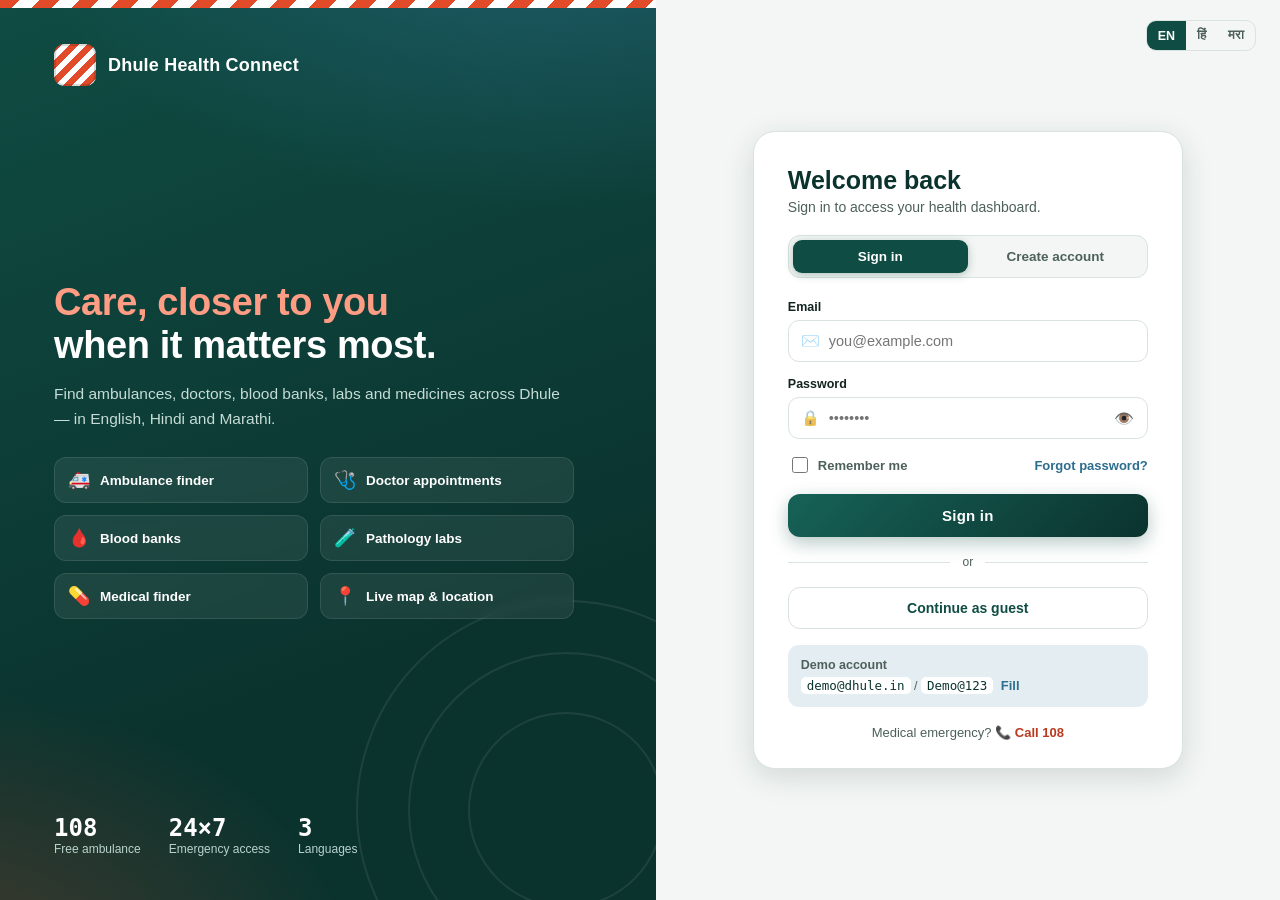
<file: login.html>
<!DOCTYPE html>
<html lang="en">
<head>
<meta charset="UTF-8">
<meta name="viewport" content="width=device-width, initial-scale=1.0">
<title>Sign in · Dhule Health Connect</title>
<link rel="stylesheet" href="css/style.css">
<link rel="stylesheet" href="css/login.css">
</head>
<body class="login-body">
<div class="auth-wrap">

  <!-- Hero -->
  <section class="hero">
    <div class="hero-brand"><div class="brand-mark"></div><b data-i="appName">Dhule Health Connect</b></div>
    <div class="hero-copy">
      <h2><span data-i="heroA">Care, closer to you</span><br><span style="color:#fff" data-i="heroB">when it matters most.</span></h2>
      <p data-i="heroP">Find ambulances, doctors, blood banks, labs and medicines across Dhule — in English, Hindi and Marathi.</p>
      <ul class="feature-list">
        <li><i>🚑</i><span data-i="f1">Ambulance finder</span></li>
        <li><i>🩺</i><span data-i="f2">Doctor appointments</span></li>
        <li><i>🩸</i><span data-i="f3">Blood banks</span></li>
        <li><i>🧪</i><span data-i="f4">Pathology labs</span></li>
        <li><i>💊</i><span data-i="f5">Medical finder</span></li>
        <li><i>📍</i><span data-i="f6">Live map &amp; location</span></li>
      </ul>
    </div>
    <div class="hero-stats">
      <div><strong>108</strong><span data-i="s1">Free ambulance</span></div>
      <div><strong>24×7</strong><span data-i="s2">Emergency access</span></div>
      <div><strong>3</strong><span data-i="s3">Languages</span></div>
    </div>
    <div class="pulse-ring"></div>
  </section>

  <!-- Form -->
  <section class="panel">
    <div class="panel-top">
      <div class="lang-switch" id="lang-switch">
        <button data-lang="en">EN</button><button data-lang="hi">हिं</button><button data-lang="mr">मरा</button>
      </div>
    </div>

    <div class="card">
      <h1 id="title" data-i="welcome">Welcome back</h1>
      <p class="sub" id="subtitle" data-i="welcomeSub">Sign in to access your health dashboard.</p>

      <div class="tabs" id="tabs">
        <button data-tab="login" class="active" data-i="tabLogin">Sign in</button>
        <button data-tab="register" data-i="tabRegister">Create account</button>
      </div>

      <div id="msg" class="notice hidden"></div>

      <!-- LOGIN -->
      <form id="form-login" novalidate>
        <div class="field">
          <label for="l-email" data-i="email">Email</label>
          <div class="input-box"><span class="ico">✉️</span><input id="l-email" type="email" autocomplete="username" placeholder="you@example.com"></div>
          <div class="err" data-err="l-email"></div>
        </div>
        <div class="field">
          <label for="l-pass" data-i="password">Password</label>
          <div class="input-box"><span class="ico">🔒</span><input id="l-pass" type="password" autocomplete="current-password" placeholder="••••••••">
            <button type="button" class="eye" data-eye="l-pass" aria-label="Show password">👁️</button></div>
          <div class="err" data-err="l-pass"></div>
        </div>
        <div class="row">
          <label><input type="checkbox" id="l-remember"> <span data-i="remember">Remember me</span></label>
          <button type="button" class="link" id="go-forgot" data-i="forgot">Forgot password?</button>
        </div>
        <button class="btn-primary" type="submit" id="btn-login" data-i="signIn">Sign in</button>
        <div class="divider" data-i="or">or</div>
        <button class="btn-ghost" type="button" id="btn-guest" data-i="guest">Continue as guest</button>
        <div class="demo-box">
          <b data-i="demoTitle">Demo account</b><br>
          <code>demo@dhule.in</code> / <code>Demo@123</code>
          <button type="button" class="link" id="fill-demo" data-i="fill">Fill</button>
        </div>
      </form>

      <!-- REGISTER -->
      <form id="form-register" class="hidden" novalidate>
        <div class="field">
          <label for="r-name" data-i="fullName">Full name</label>
          <div class="input-box"><span class="ico">👤</span><input id="r-name" type="text" autocomplete="name" placeholder="Your name"></div>
          <div class="err" data-err="r-name"></div>
        </div>
        <div class="field">
          <label for="r-email" data-i="email">Email</label>
          <div class="input-box"><span class="ico">✉️</span><input id="r-email" type="email" autocomplete="email" placeholder="you@example.com"></div>
          <div class="err" data-err="r-email"></div>
        </div>
        <div class="field">
          <label for="r-phone" data-i="phone">Mobile number</label>
          <div class="input-box"><span class="ico">📱</span><input id="r-phone" type="tel" inputmode="numeric" maxlength="10" autocomplete="tel" placeholder="10-digit number"></div>
          <div class="err" data-err="r-phone"></div>
        </div>
        <div class="field">
          <label for="r-pass" data-i="password">Password</label>
          <div class="input-box"><span class="ico">🔒</span><input id="r-pass" type="password" autocomplete="new-password" placeholder="Min 8 characters">
            <button type="button" class="eye" data-eye="r-pass" aria-label="Show password">👁️</button></div>
          <div class="strength"><i id="strength-bar"></i></div>
          <div class="strength-label" id="strength-label"></div>
          <div class="err" data-err="r-pass"></div>
        </div>
        <div class="field">
          <label for="r-pass2" data-i="confirm">Confirm password</label>
          <div class="input-box"><span class="ico">🔒</span><input id="r-pass2" type="password" autocomplete="new-password" placeholder="Repeat password"></div>
          <div class="err" data-err="r-pass2"></div>
        </div>
        <button class="btn-primary" type="submit" id="btn-register" data-i="createAcc">Create account</button>
      </form>

      <!-- FORGOT -->
      <form id="form-forgot" class="hidden" novalidate>
        <div class="field">
          <label for="f-email" data-i="email">Email</label>
          <div class="input-box"><span class="ico">✉️</span><input id="f-email" type="email" placeholder="you@example.com"></div>
          <div class="err" data-err="f-email"></div>
        </div>
        <div class="field">
          <label for="f-pass" data-i="newPass">New password</label>
          <div class="input-box"><span class="ico">🔒</span><input id="f-pass" type="password" placeholder="Min 8 characters">
            <button type="button" class="eye" data-eye="f-pass" aria-label="Show password">👁️</button></div>
          <div class="err" data-err="f-pass"></div>
        </div>
        <button class="btn-primary" type="submit" data-i="resetBtn">Reset password</button>
        <div style="text-align:center;margin-top:14px"><button type="button" class="link" id="back-login" data-i="back">← Back to sign in</button></div>
      </form>

      <div class="sos-mini"><span data-i="emerg">Medical emergency?</span> <a href="tel:108">📞 Call 108</a></div>
    </div>
  </section>
</div>
<script src="js/auth.js"></script>
<script src="js/login.js"></script>
</body>
</html>
</file>
<file: css/style.css>
/* ==========================================================================
   Dhule Health Connect — design tokens
   Palette: deep teal (trust/medical) + ambulance-stripe red-orange (emergency)
   Type: system UI stack for headers, tabular/mono for numbers & data
   ========================================================================== */
:root{
  --teal-900:#0b332e;
  --teal-800:#0f4c43;
  --teal-700:#166257;
  --teal-100:#e3efec;
  --mint-50:#f3f6f4;
  --ink:#132420;
  --ink-soft:#4d605b;
  --line:#d9e3df;
  --white:#ffffff;
  --alert:#e14b2a;
  --alert-dark:#b93a1f;
  --alert-100:#fdeae4;
  --gold:#c98a1f;
  --sky:#2c6e8e;
  --sky-100:#e4eef2;
  --good:#2f8f5b;
  --radius-s:8px;
  --radius-m:14px;
  --radius-l:22px;
  --shadow-1:0 1px 2px rgba(11,51,46,.06), 0 6px 18px rgba(11,51,46,.06);
  --shadow-2:0 8px 30px rgba(11,51,46,.14);
  --font-ui: -apple-system,BlinkMacSystemFont,"Segoe UI",Roboto,"Noto Sans","Noto Sans Devanagari",Arial,sans-serif;
  --font-mono: ui-monospace,"SFMono-Regular","Roboto Mono",Consolas,monospace;
}

*{box-sizing:border-box;}
html,body{height:100%;}
body{
  margin:0;
  font-family:var(--font-ui);
  background:var(--mint-50);
  color:var(--ink);
  -webkit-font-smoothing:antialiased;
}
button,input,select,textarea{font-family:inherit;}
a{color:inherit;}
::selection{background:var(--teal-100);}

/* ---------- App shell ---------- */
.app-shell{display:flex; min-height:100vh;}

/* Sidebar */
.sidebar{
  width:250px; flex-shrink:0; background:var(--teal-900);
  color:var(--white); display:flex; flex-direction:column;
  position:sticky; top:0; height:100vh; z-index:40;
}
.brand{
  padding:22px 20px 16px; display:flex; align-items:center; gap:10px;
  border-bottom:1px solid rgba(255,255,255,.1);
}
.brand-mark{
  width:36px;height:36px;border-radius:10px;
  background:repeating-linear-gradient(135deg, var(--alert) 0 6px, var(--white) 6px 12px);
  flex-shrink:0; box-shadow:inset 0 0 0 2px rgba(0,0,0,.15);
}
.brand-text .name{font-weight:800; font-size:15.5px; letter-spacing:.2px; line-height:1.2;}
.brand-text .tag{font-size:11px; color:#b9d3cd; margin-top:2px;}

.nav{padding:14px 10px; flex:1; overflow-y:auto;}
.nav-item{
  display:flex; align-items:center; gap:11px; width:100%;
  padding:10px 12px; border:0; background:transparent; color:#cfe4de;
  border-radius:10px; font-size:13.6px; font-weight:600; cursor:pointer;
  text-align:left; margin-bottom:2px; transition:background .12s ease, color .12s ease;
}
.nav-item .ic{width:18px;text-align:center;flex-shrink:0;font-size:15px;}
.nav-item:hover{background:rgba(255,255,255,.08); color:var(--white);}
.nav-item.active{background:var(--white); color:var(--teal-900);}

.sidebar-foot{padding:14px 16px 18px; border-top:1px solid rgba(255,255,255,.1);}
.sos-btn{
  display:flex; align-items:center; justify-content:center; gap:8px;
  width:100%; padding:11px; border-radius:12px; border:0;
  background:var(--alert); color:var(--white); font-weight:800; font-size:14px;
  cursor:pointer; letter-spacing:.3px;
}
.sos-btn:hover{background:var(--alert-dark);}
.sos-sub{font-size:10.5px; color:#b9d3cd; text-align:center; margin-top:7px;}

/* Main */
.main{flex:1; min-width:0; display:flex; flex-direction:column;}
.topbar{
  display:flex; align-items:center; justify-content:space-between; gap:16px;
  padding:14px 26px; background:var(--white); border-bottom:1px solid var(--line);
  position:sticky; top:0; z-index:30;
}
.topbar h1{font-size:19px; margin:0; font-weight:800; letter-spacing:-.2px;}
.topbar .sub{font-size:12.5px; color:var(--ink-soft); margin-top:1px;}
.top-actions{display:flex; align-items:center; gap:10px;}

.lang-switch{display:flex; background:var(--mint-50); border:1px solid var(--line); border-radius:10px; overflow:hidden;}
.lang-switch button{
  border:0; background:transparent; padding:7px 11px; font-size:12.5px; font-weight:700;
  color:var(--ink-soft); cursor:pointer;
}
.lang-switch button.active{background:var(--teal-800); color:var(--white);}

.loc-btn{
  display:flex; align-items:center; gap:6px; border:1px solid var(--line); background:var(--white);
  padding:8px 12px; border-radius:10px; font-size:12.5px; font-weight:700; color:var(--teal-800); cursor:pointer;
}
.loc-btn:hover{background:var(--teal-100);}
.loc-btn.on{background:var(--teal-800); color:var(--white); border-color:var(--teal-800);}

/* Emergency strip — ambulance-stripe motif, the signature element */
.emergency-strip{
  background:repeating-linear-gradient(135deg, var(--alert) 0 22px, var(--alert-dark) 22px 44px);
  color:var(--white); padding:9px 26px; display:flex; align-items:center; justify-content:center;
  gap:10px; font-weight:800; font-size:13px; letter-spacing:.2px;
}
.emergency-strip a{color:var(--white); text-decoration:underline; font-family:var(--font-mono);}

.view{padding:22px 26px 60px; max-width:1180px; width:100%; margin:0 auto;}
.view[hidden]{display:none;}

/* ---------- Reusable pieces ---------- */
.section-head{display:flex; align-items:baseline; justify-content:space-between; gap:10px; margin:26px 0 12px;}
.section-head h2{font-size:16.5px; margin:0; font-weight:800;}
.section-head .count{font-size:12px; color:var(--ink-soft); font-family:var(--font-mono);}

.grid{display:grid; gap:14px;}
.grid.cols-4{grid-template-columns:repeat(4,1fr);}
.grid.cols-3{grid-template-columns:repeat(3,1fr);}
.grid.cols-2{grid-template-columns:repeat(2,1fr);}
@media (max-width:980px){ .grid.cols-4{grid-template-columns:repeat(2,1fr);} .grid.cols-3{grid-template-columns:repeat(2,1fr);} }
@media (max-width:640px){ .grid.cols-4,.grid.cols-3,.grid.cols-2{grid-template-columns:1fr;} }

.stat-card{
  background:var(--white); border:1px solid var(--line); border-radius:var(--radius-m);
  padding:16px; box-shadow:var(--shadow-1); cursor:pointer; transition:transform .12s ease, box-shadow .12s ease;
}
.stat-card:hover{transform:translateY(-2px); box-shadow:var(--shadow-2);}
.stat-card .ic{
  width:38px;height:38px;border-radius:10px;display:flex;align-items:center;justify-content:center;
  font-size:18px; margin-bottom:10px;
}
.stat-card .num{font-family:var(--font-mono); font-size:24px; font-weight:800; line-height:1;}
.stat-card .lbl{font-size:12.5px; color:var(--ink-soft); margin-top:5px; font-weight:600;}
.stat-card.tone-alert .ic{background:var(--alert-100); color:var(--alert-dark);}
.stat-card.tone-teal .ic{background:var(--teal-100); color:var(--teal-800);}
.stat-card.tone-sky .ic{background:var(--sky-100); color:var(--sky);}
.stat-card.tone-gold .ic{background:#f7ecd6; color:var(--gold);}

.card{
  background:var(--white); border:1px solid var(--line); border-radius:var(--radius-m);
  padding:15px 16px; box-shadow:var(--shadow-1);
}
.list-card{display:flex; flex-direction:column; gap:10px;}
.item{
  border:1px solid var(--line); border-radius:var(--radius-m); padding:13px 15px;
  background:var(--white); display:flex; flex-direction:column; gap:6px;
}
.item .row-top{display:flex; align-items:flex-start; justify-content:space-between; gap:10px;}
.item .title{font-weight:800; font-size:14.5px;}
.item .badge{
  font-size:10.5px; font-weight:800; padding:3px 8px; border-radius:99px; white-space:nowrap;
  background:var(--teal-100); color:var(--teal-800); text-transform:uppercase; letter-spacing:.3px;
}
.item .badge.gov{background:var(--sky-100); color:var(--sky);}
.item .badge.priv{background:#f7ecd6; color:var(--gold);}
.item .badge.emergency{background:var(--alert-100); color:var(--alert-dark);}
.item .meta{font-size:12.5px; color:var(--ink-soft); line-height:1.5;}
.item .meta b{color:var(--ink); font-weight:700;}
.item .distance{font-family:var(--font-mono); font-size:11.5px; color:var(--sky); font-weight:700;}
.item .actions{display:flex; gap:8px; margin-top:4px; flex-wrap:wrap;}

.btn{
  display:inline-flex; align-items:center; gap:6px; border-radius:9px; border:1px solid var(--line);
  background:var(--white); padding:7px 12px; font-size:12.5px; font-weight:700; cursor:pointer; color:var(--ink);
  text-decoration:none;
}
.btn:hover{background:var(--mint-50);}
.btn.primary{background:var(--teal-800); color:var(--white); border-color:var(--teal-800);}
.btn.primary:hover{background:var(--teal-700);}
.btn.alert{background:var(--alert); color:var(--white); border-color:var(--alert);}
.btn.alert:hover{background:var(--alert-dark);}
.btn.ghost{background:transparent;}
.btn.block{width:100%; justify-content:center;}
.btn.small{padding:5px 9px; font-size:11.5px;}

.search-row{display:flex; gap:10px; flex-wrap:wrap; align-items:center; margin-bottom:4px;}
.search-input{
  flex:1; min-width:180px; padding:10px 13px; border-radius:10px; border:1px solid var(--line);
  font-size:13.5px; background:var(--white);
}
.search-input:focus{outline:2px solid var(--teal-700); outline-offset:1px;}
.chip-row{display:flex; gap:7px; flex-wrap:wrap;}
.chip{
  padding:6px 12px; border-radius:99px; border:1px solid var(--line); background:var(--white);
  font-size:12px; font-weight:700; cursor:pointer; color:var(--ink-soft);
}
.chip.active{background:var(--teal-800); color:var(--white); border-color:var(--teal-800);}

#map, .map-box{width:100%; height:340px; border-radius:var(--radius-m); border:1px solid var(--line); background:var(--teal-100);}
.leaflet-popup-content{font-family:var(--font-ui); font-size:12.5px;}

.two-col{display:grid; grid-template-columns:1.15fr .85fr; gap:18px; align-items:start;}
@media (max-width:900px){ .two-col{grid-template-columns:1fr;} }

.form-grid{display:grid; grid-template-columns:1fr 1fr; gap:12px;}
@media (max-width:560px){ .form-grid{grid-template-columns:1fr;} }
.field label{display:block; font-size:12px; font-weight:700; color:var(--ink-soft); margin-bottom:5px;}
.field input,.field select{
  width:100%; padding:9px 11px; border-radius:9px; border:1px solid var(--line); font-size:13.5px;
}
.field input:focus,.field select:focus{outline:2px solid var(--teal-700); outline-offset:1px;}

.condition-grid{display:grid; grid-template-columns:repeat(3,1fr); gap:10px;}
@media (max-width:900px){ .condition-grid{grid-template-columns:repeat(2,1fr);} }
@media (max-width:560px){ .condition-grid{grid-template-columns:1fr;} }
.condition-card{
  text-align:left; border:1px solid var(--line); background:var(--white); border-radius:var(--radius-m);
  padding:13px 14px; cursor:pointer;
}
.condition-card:hover{border-color:var(--teal-700);}
.condition-card .u{font-size:10px; font-weight:800; letter-spacing:.4px; text-transform:uppercase;}
.condition-card .u.emergency{color:var(--alert-dark);}
.condition-card .u.soon{color:var(--gold);}
.condition-card .u.routine{color:var(--good);}
.condition-card .n{font-weight:800; font-size:13.5px; margin:5px 0 4px;}
.condition-card .s{font-size:12px; color:var(--ink-soft);}

.callout{
  border-radius:var(--radius-m); padding:14px 16px; font-size:12.8px; line-height:1.55;
  background:var(--sky-100); color:#154a5f; border:1px solid #c7dee6;
}
.callout.alert{background:var(--alert-100); color:var(--alert-dark); border-color:#f3c6b7; font-weight:700;}

.helpline-list{display:flex; flex-direction:column; gap:8px;}
.helpline-row{
  display:flex; align-items:center; justify-content:space-between; gap:10px;
  padding:12px 15px; border:1px solid var(--line); border-radius:var(--radius-m); background:var(--white);
}
.helpline-row .s{font-weight:700; font-size:13.5px;}
.helpline-row a.num{font-family:var(--font-mono); font-weight:800; color:var(--alert-dark); font-size:14.5px; text-decoration:none;}

.empty{padding:28px; text-align:center; color:var(--ink-soft); font-size:13px;}

.modal-overlay{
  position:fixed; inset:0; background:rgba(11,51,46,.45); display:flex; align-items:center; justify-content:center;
  z-index:100; padding:20px;
}
.modal{background:var(--white); border-radius:var(--radius-l); max-width:460px; width:100%; padding:22px; box-shadow:var(--shadow-2);}
.modal h3{margin:0 0 4px; font-size:17px;}
.modal .close-x{position:absolute; top:16px; right:16px;}

.toast{
  position:fixed; bottom:22px; left:50%; transform:translateX(-50%); background:var(--teal-900); color:var(--white);
  padding:12px 20px; border-radius:12px; font-size:13px; font-weight:700; z-index:200; box-shadow:var(--shadow-2);
  max-width:90vw; text-align:center;
}

.disclaimer{font-size:11px; color:var(--ink-soft); margin-top:8px; line-height:1.5;}

/* Data source note */
.source-note{font-size:10.8px; color:#8ba39c; font-family:var(--font-mono);}

/* Mobile sidebar */
.hamburger{display:none; border:0; background:transparent; font-size:20px; color:var(--teal-900); cursor:pointer;}
@media (max-width:860px){
  .sidebar{position:fixed; left:-260px; transition:left .18s ease; box-shadow:var(--shadow-2);}
  .sidebar.open{left:0;}
  .hamburger{display:block;}
  .topbar h1{font-size:16.5px;}
  .view{padding:16px 14px 50px;}
}

/* ---------- User chip & logout (added with login feature) ---------- */
.user-chip{display:flex; align-items:center; gap:9px; padding:4px 6px 4px 4px; border:1px solid var(--line); border-radius:999px; background:var(--white);}
.user-chip .avatar{width:30px; height:30px; border-radius:50%; background:linear-gradient(135deg,var(--teal-700),var(--sky)); color:#fff; font-weight:800; font-size:13px; display:flex; align-items:center; justify-content:center;}
.user-chip .uname{font-size:12.5px; font-weight:700; max-width:110px; overflow:hidden; text-overflow:ellipsis; white-space:nowrap;}
.logout-btn{border:0; background:var(--alert-100); color:var(--alert-dark); font-weight:800; font-size:12px; padding:7px 11px; border-radius:999px; cursor:pointer;}
.logout-btn:hover{background:var(--alert); color:#fff;}
@media (max-width:640px){ .user-chip .uname{display:none;} .loc-btn{padding:8px;} }

/* ---------- Appointment status (hospital accept / reject shown to patient) ---------- */
.status{display:inline-block; font-size:11.5px; font-weight:800; padding:4px 10px; border-radius:999px; white-space:nowrap;}
.status.pending{background:#f8edd7; color:#8a5d0e;}
.status.accepted{background:#e3f4ea; color:#1f6b43;}
.status.rejected{background:var(--alert-100); color:var(--alert-dark);}
.appt-item{border-left:5px solid var(--gold);}
.appt-item.accepted{border-left-color:var(--good);}
.appt-item.rejected{border-left-color:var(--alert);}
.ref-chip{font-family:var(--font-mono); font-size:11.5px; background:var(--mint-50); padding:1px 7px; border-radius:6px;}
.hosp-note{margin-top:8px; background:var(--sky-100); border-radius:9px; padding:8px 11px; font-size:13px; color:var(--ink);}
.wait-note{margin-top:7px; font-size:12px; color:var(--ink-soft);}
</file>
<file: css/login.css>
/* Dhule Health Connect — login page (shares tokens with style.css) */
body.login-body{margin:0; min-height:100vh; background:var(--teal-900);}
.auth-wrap{display:grid; grid-template-columns:1.05fr 1fr; min-height:100vh;}

/* ---------- Hero panel ---------- */
.hero{
  position:relative; overflow:hidden; color:var(--white); padding:44px 54px;
  display:flex; flex-direction:column; justify-content:space-between;
  background:
    radial-gradient(900px 500px at 85% -10%, rgba(44,110,142,.55), transparent 60%),
    radial-gradient(700px 500px at -10% 110%, rgba(225,75,42,.28), transparent 60%),
    linear-gradient(160deg, var(--teal-800), var(--teal-900) 70%);
}
.hero::before{ /* ambulance stripe */
  content:""; position:absolute; left:0; right:0; top:0; height:8px;
  background:repeating-linear-gradient(135deg, var(--alert) 0 14px, var(--white) 14px 28px);
}
.hero .pulse-ring{position:absolute; right:-120px; bottom:-120px; width:420px; height:420px; border-radius:50%;
  border:2px solid rgba(255,255,255,.08);}
.hero .pulse-ring::before,.hero .pulse-ring::after{content:""; position:absolute; inset:50px; border-radius:50%; border:2px solid rgba(255,255,255,.08);}
.hero .pulse-ring::after{inset:110px; animation:pulse 3s ease-in-out infinite;}
@keyframes pulse{0%,100%{transform:scale(1); opacity:.9} 50%{transform:scale(1.12); opacity:.3}}
.hero-brand{display:flex; align-items:center; gap:12px; position:relative; z-index:1;}
.hero-brand .brand-mark{width:42px;height:42px;}
.hero-brand b{font-size:18px; letter-spacing:.2px;}
.hero-copy{position:relative; z-index:1; max-width:520px;}
.hero-copy h2{font-size:38px; line-height:1.15; margin:0 0 14px; font-weight:800; letter-spacing:-.4px;}
.hero-copy h2 span{color:#ff9d84;}
.hero-copy p{color:#c6dcd6; font-size:15.5px; line-height:1.6; margin:0 0 26px;}
.feature-list{list-style:none; padding:0; margin:0; display:grid; grid-template-columns:1fr 1fr; gap:12px;}
.feature-list li{
  display:flex; align-items:center; gap:10px; padding:11px 13px; border-radius:12px; font-size:13.5px; font-weight:600;
  background:rgba(255,255,255,.07); border:1px solid rgba(255,255,255,.1); backdrop-filter:blur(4px);
}
.feature-list li i{font-style:normal; font-size:18px;}
.hero-stats{display:flex; gap:28px; position:relative; z-index:1;}
.hero-stats div{font-size:12px; color:#b9d3cd;}
.hero-stats strong{display:block; font-size:24px; color:var(--white); font-family:var(--font-mono);}

/* ---------- Form panel ---------- */
.panel{background:var(--mint-50); display:flex; align-items:center; justify-content:center; padding:32px 24px; position:relative;}
.panel-top{position:absolute; top:20px; right:24px;}
.card{width:100%; max-width:430px; background:var(--white); border-radius:var(--radius-l); box-shadow:var(--shadow-2); padding:34px 34px 28px;
  animation:rise .5s ease both;}
@keyframes rise{from{opacity:0; transform:translateY(14px)} to{opacity:1; transform:none}}
.card h1{margin:0 0 4px; font-size:25px; font-weight:800; color:var(--teal-900);}
.card .sub{margin:0 0 20px; color:var(--ink-soft); font-size:14px;}

.tabs{display:flex; background:var(--mint-50); border:1px solid var(--line); border-radius:12px; padding:4px; margin-bottom:22px;}
.tabs button{flex:1; border:0; background:transparent; padding:9px; border-radius:9px; font-weight:700; font-size:13.5px; color:var(--ink-soft); cursor:pointer;}
.tabs button.active{background:var(--teal-800); color:var(--white); box-shadow:0 2px 8px rgba(15,76,67,.3);}

.field{margin-bottom:15px;}
.field label{display:block; font-size:12.5px; font-weight:700; color:var(--ink); margin-bottom:6px;}
.input-box{position:relative; display:flex; align-items:center;}
.input-box .ico{position:absolute; left:13px; font-size:15px; opacity:.7; pointer-events:none;}
.input-box input{
  width:100%; padding:12px 42px 12px 40px; border:1.5px solid var(--line); border-radius:11px; font-size:14.5px;
  background:var(--white); color:var(--ink); transition:border-color .15s, box-shadow .15s;
}
.input-box input:focus{outline:0; border-color:var(--teal-700); box-shadow:0 0 0 4px rgba(22,98,87,.12);}
.input-box.invalid input{border-color:var(--alert); box-shadow:0 0 0 4px rgba(225,75,42,.1);}
.eye{position:absolute; right:6px; border:0; background:transparent; cursor:pointer; font-size:16px; padding:8px; border-radius:8px;}
.eye:hover{background:var(--mint-50);}
.err{color:var(--alert-dark); font-size:12px; margin-top:5px; min-height:0;}
.strength{height:5px; background:var(--line); border-radius:5px; margin-top:8px; overflow:hidden;}
.strength i{display:block; height:100%; width:0; transition:width .25s, background .25s;}
.strength-label{font-size:11.5px; color:var(--ink-soft); margin-top:4px;}

.row{display:flex; align-items:center; justify-content:space-between; margin:4px 0 18px; font-size:13px;}
.row label{display:flex; align-items:center; gap:7px; cursor:pointer; color:var(--ink-soft); font-weight:600;}
.row input[type=checkbox]{accent-color:var(--teal-800); width:16px; height:16px;}
.link{background:none; border:0; color:var(--sky); font-weight:700; cursor:pointer; font-size:13px; padding:0;}
.link:hover{text-decoration:underline;}

.btn-primary{
  width:100%; border:0; padding:13px; border-radius:12px; font-size:15px; font-weight:800; cursor:pointer; color:var(--white);
  background:linear-gradient(135deg, var(--teal-700), var(--teal-900)); letter-spacing:.2px;
  box-shadow:0 6px 18px rgba(15,76,67,.3); transition:transform .1s, box-shadow .15s;
}
.btn-primary:hover{box-shadow:0 8px 24px rgba(15,76,67,.4);}
.btn-primary:active{transform:translateY(1px);}
.btn-primary:disabled{opacity:.6; cursor:wait;}
.divider{display:flex; align-items:center; gap:12px; color:var(--ink-soft); font-size:12px; margin:18px 0;}
.divider::before,.divider::after{content:""; flex:1; height:1px; background:var(--line);}
.btn-ghost{width:100%; padding:12px; border-radius:12px; border:1.5px solid var(--line); background:var(--white); font-weight:700; font-size:14px; color:var(--teal-800); cursor:pointer;}
.btn-ghost:hover{background:var(--teal-100);}
.demo-box{margin-top:16px; padding:11px 13px; background:var(--sky-100); border-radius:11px; font-size:12.5px; color:var(--ink-soft); line-height:1.55;}
.demo-box code{font-family:var(--font-mono); background:var(--white); padding:1px 6px; border-radius:5px; color:var(--teal-900);}
.demo-box button{margin-left:4px;}
.sos-mini{margin-top:18px; text-align:center; font-size:13px; color:var(--ink-soft);}
.sos-mini a{color:var(--alert-dark); font-weight:800; text-decoration:none;}
.hidden{display:none !important;}
.notice{padding:10px 12px; border-radius:10px; font-size:13px; margin-bottom:14px; background:#e5f4ec; color:#1f6b43;}
.notice.bad{background:var(--alert-100); color:var(--alert-dark);}

@media (max-width:900px){
  .auth-wrap{grid-template-columns:1fr;}
  .hero{padding:28px 24px 30px;}
  .hero-copy h2{font-size:27px;} .feature-list{display:none;} .hero-stats{display:none;} .hero .pulse-ring{display:none;}
  .panel{padding:24px 16px 40px; align-items:flex-start;} .panel-top{position:static; align-self:flex-end; margin-bottom:12px;}
  .panel{flex-direction:column;} .card{padding:26px 22px;}
}
</file>
